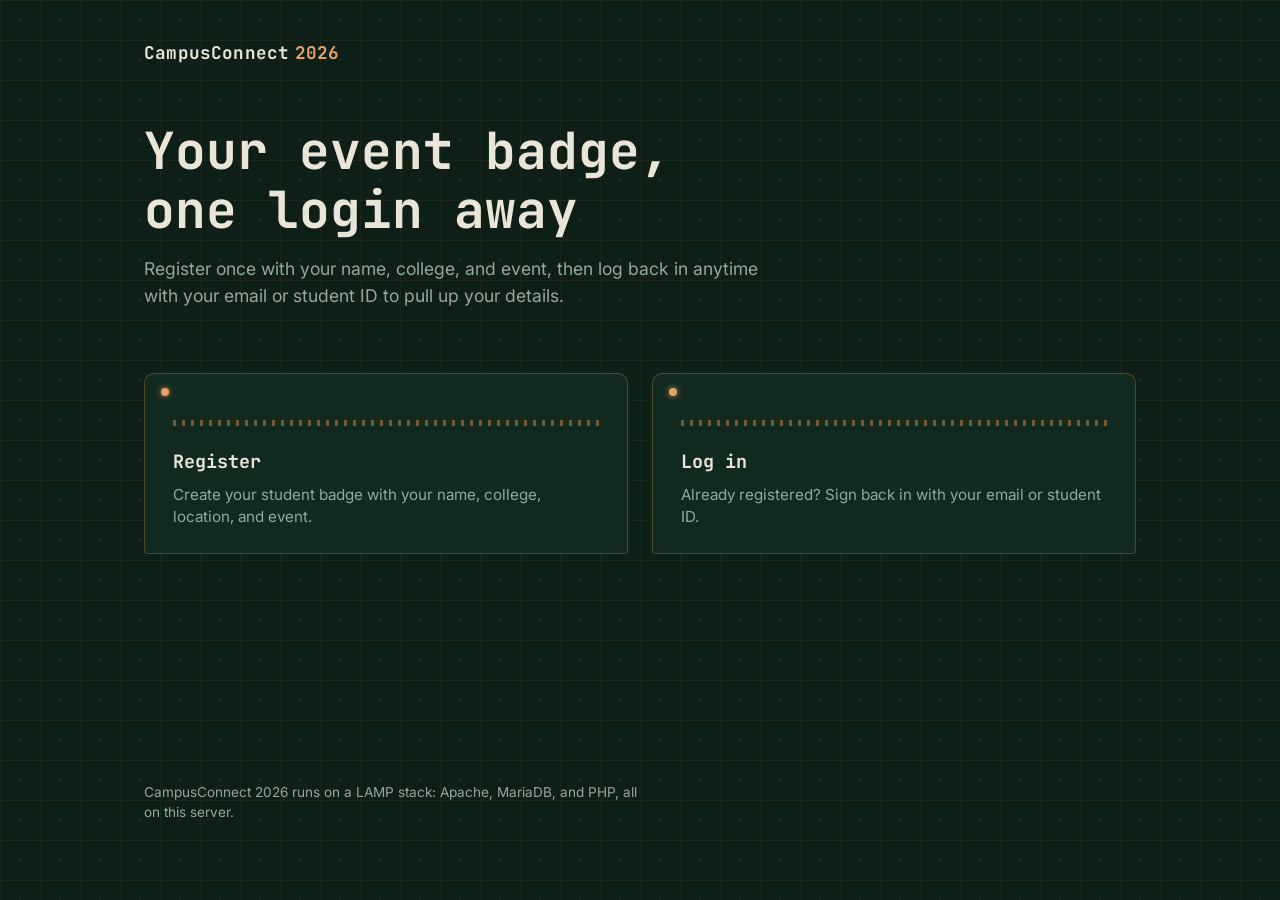
<file: Campus Connect Code/index.html>
<!DOCTYPE html>
<html lang="en">
<head>
<meta charset="UTF-8">
<meta name="viewport" content="width=device-width, initial-scale=1.0">
<title>CampusConnect 2026</title>
<link rel="preconnect" href="https://fonts.googleapis.com">
<link href="https://fonts.googleapis.com/css2?family=JetBrains+Mono:wght@400;500;600;700&family=Inter:wght@400;500;600&display=swap" rel="stylesheet">
<link rel="stylesheet" href="style.css">
</head>
<body>
<div class="page">

  <header class="topbar">
    <a class="brand" href="index.html">CampusConnect<span class="brand-year">2026</span></a>
  </header>

  <main>
    <section class="hero">
      <h1>Your event badge, one login away</h1>
      <p class="tagline">Register once with your name, college, and event, then log back in anytime with your email or student ID to pull up your details.</p>
    </section>

    <section class="nav-grid">
      <a class="ic-card nav-card" href="register.html">
        <div class="pin-row"></div>
        <h2>Register</h2>
        <p>Create your student badge with your name, college, location, and event.</p>
      </a>
      <a class="ic-card nav-card" href="login.html">
        <div class="pin-row"></div>
        <h2>Log in</h2>
        <p>Already registered? Sign back in with your email or student ID.</p>
      </a>
    </section>
  </main>

  <footer class="footer">
    <p>CampusConnect 2026 runs on a LAMP stack: Apache, MariaDB, and PHP, all on this server.</p>
  </footer>

</div>
</body>
</html>
</file>
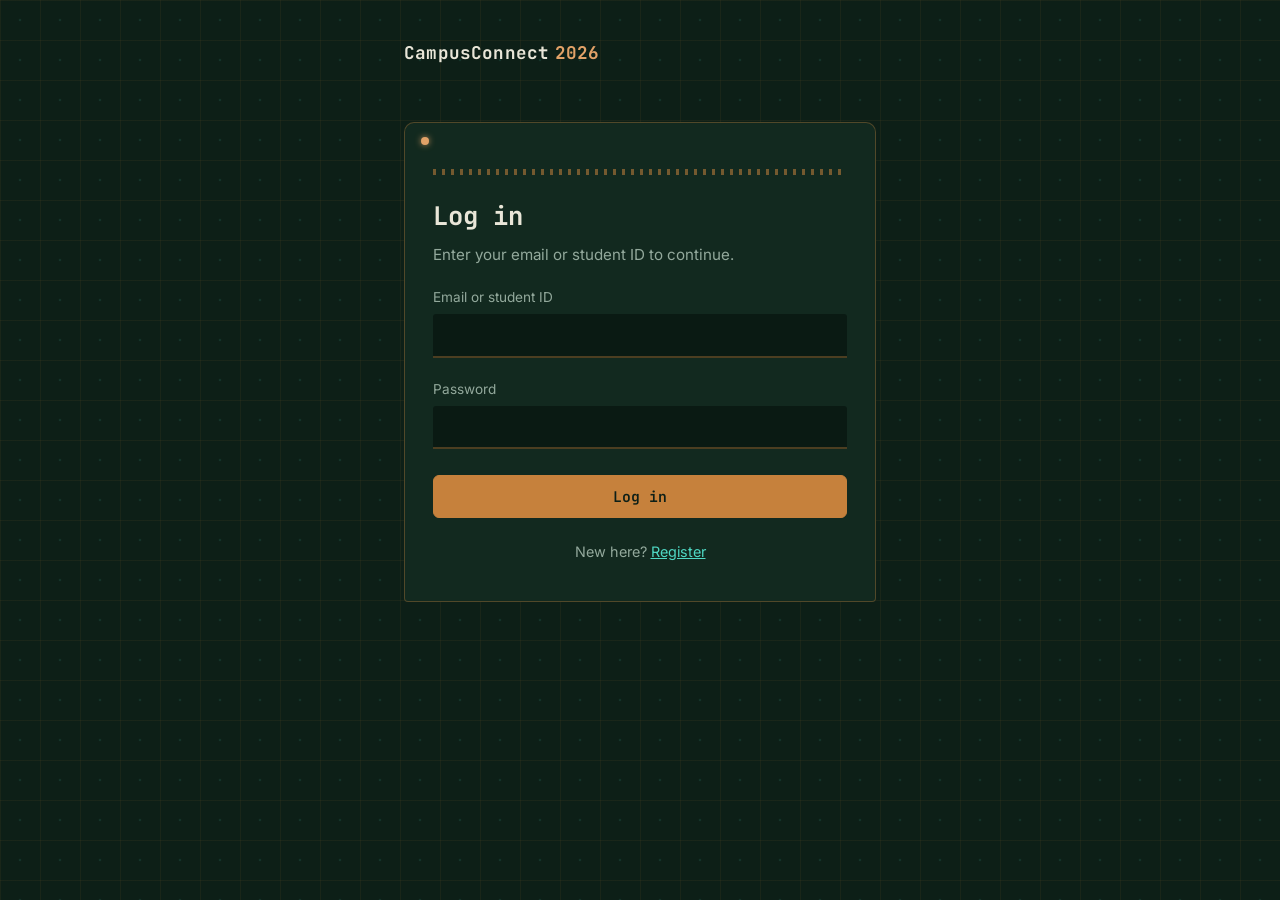
<file: Campus Connect Code/login.html>
<!DOCTYPE html>
<html lang="en">
<head>
<meta charset="UTF-8">
<meta name="viewport" content="width=device-width, initial-scale=1.0">
<title>Log in — CampusConnect 2026</title>
<link rel="preconnect" href="https://fonts.googleapis.com">
<link href="https://fonts.googleapis.com/css2?family=JetBrains+Mono:wght@400;500;600;700&family=Inter:wght@400;500;600&display=swap" rel="stylesheet">
<link rel="stylesheet" href="style.css">
</head>
<body>
<div class="page narrow">

  <header class="topbar">
    <a class="brand" href="index.html">CampusConnect<span class="brand-year">2026</span></a>
  </header>

  <main class="form-main">
    <div class="ic-card form-card">
      <div class="pin-row"></div>
      <h1>Log in</h1>
      <p class="form-sub">Enter your email or student ID to continue.</p>

      <form action="login.php" method="POST" novalidate>

        <div class="field">
          <label for="identifier">Email or student ID</label>
          <input type="text" id="identifier" name="identifier" required>
        </div>

        <div class="field">
          <label for="password">Password</label>
          <input type="password" id="password" name="password" required>
        </div>

        <button type="submit" class="btn primary full">Log in</button>
      </form>

      <p class="switch-link">New here? <a href="register.html">Register</a></p>
    </div>
  </main>

</div>
</body>
</html>
</file>
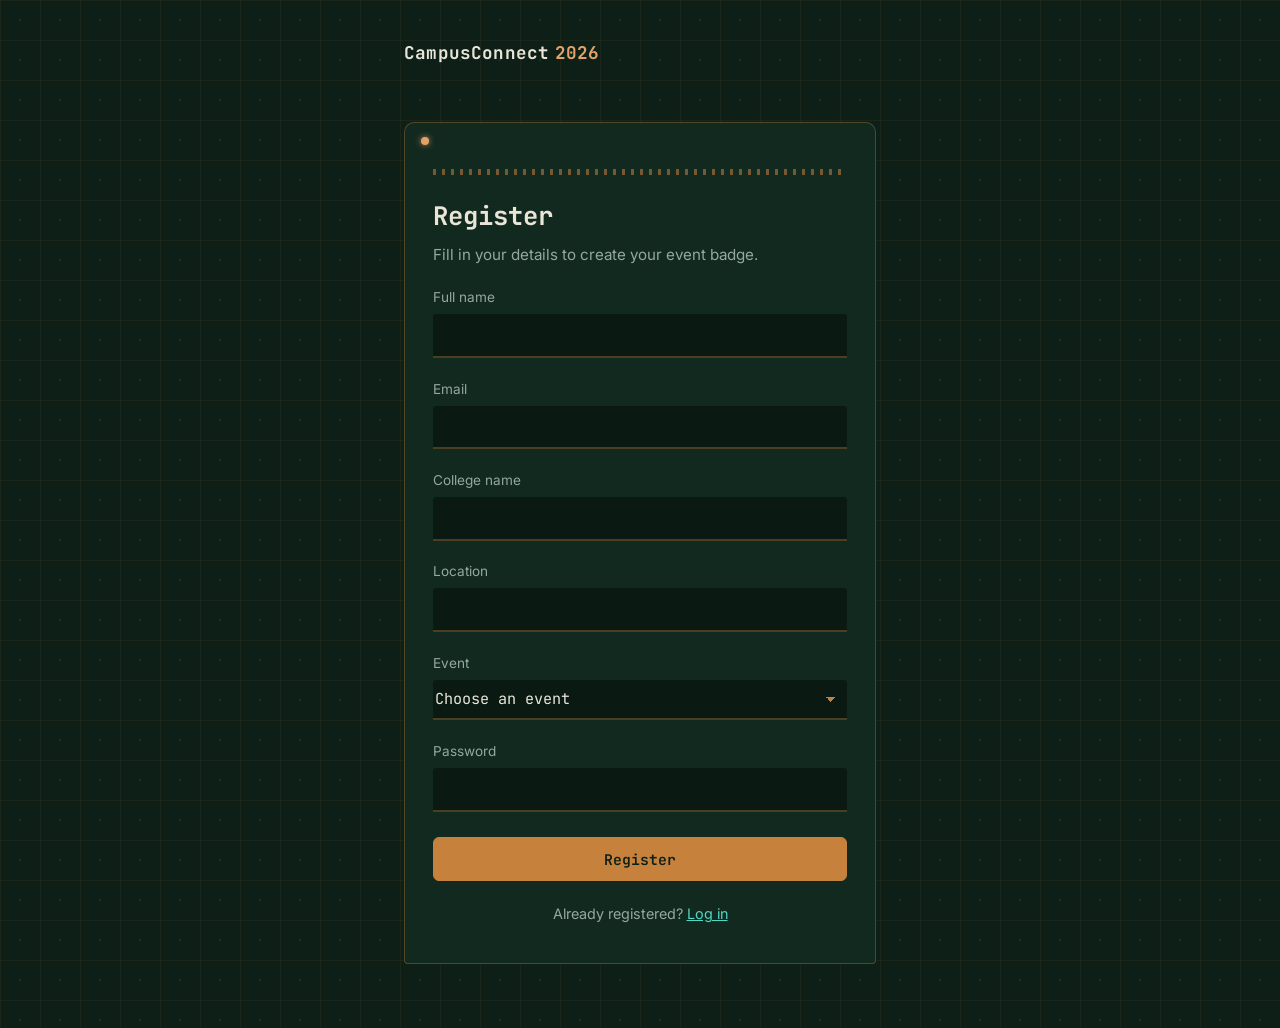
<file: Campus Connect Code/register.html>
<!DOCTYPE html>
<html lang="en">
<head>
<meta charset="UTF-8">
<meta name="viewport" content="width=device-width, initial-scale=1.0">
<title>Register — CampusConnect 2026</title>
<link rel="preconnect" href="https://fonts.googleapis.com">
<link href="https://fonts.googleapis.com/css2?family=JetBrains+Mono:wght@400;500;600;700&family=Inter:wght@400;500;600&display=swap" rel="stylesheet">
<link rel="stylesheet" href="style.css">
</head>
<body>
<div class="page narrow">

  <header class="topbar">
    <a class="brand" href="index.html">CampusConnect<span class="brand-year">2026</span></a>
  </header>

  <main class="form-main">
    <div class="ic-card form-card">
      <div class="pin-row"></div>
      <h1>Register</h1>
      <p class="form-sub">Fill in your details to create your event badge.</p>

      <form action="register.php" method="POST" novalidate>

        <div class="field">
          <label for="full_name">Full name</label>
          <input type="text" id="full_name" name="full_name" maxlength="20" required>
        </div>

        <div class="field">
          <label for="email">Email</label>
          <input type="email" id="email" name="email" maxlength="20" required>
        </div>

        <div class="field">
          <label for="college_name">College name</label>
          <input type="text" id="college_name" name="college_name" maxlength="25" required>
        </div>

        <div class="field">
          <label for="location">Location</label>
          <input type="text" id="location" name="location" maxlength="20" required>
        </div>

        <div class="field">
          <label for="event">Event</label>
          <select id="event" name="event" required>
            <option value="" disabled selected>Choose an event</option>
            <option value="Hackathon">Hackathon</option>
            <option value="Coding Contest">Coding Contest</option>
            <option value="Tech Quiz">Tech Quiz</option>
            <option value="Robotics Expo">Robotics Expo</option>
            <option value="AI Workshop">AI Workshop</option>
            <option value="Web Dev Bootcamp">Web Dev Bootcamp</option>
          </select>
        </div>

        <div class="field">
          <label for="password">Password</label>
          <input type="password" id="password" name="password" minlength="6" required>
        </div>

        <button type="submit" class="btn primary full">Register</button>
      </form>

      <p class="switch-link">Already registered? <a href="login.html">Log in</a></p>
    </div>
  </main>

</div>
</body>
</html>
</file>
<file: Campus Connect Code/style.css>
/* CampusConnect 2026
   Visual concept: a printed circuit board — deep solder-mask green,
   copper traces, silkscreen text, and chip-style panels. */

:root {
  --bg-base: #0d1f17;
  --bg-panel: #12291f;
  --bg-field: #0a1a13;
  --copper: #c6813c;
  --copper-bright: #e2a268;
  --silk: #e9e6d8;
  --muted: #93a99c;
  --trace-teal: #4fd8c4;
  --error: #e2593a;
  --line: rgba(198, 129, 60, 0.35);
  --radius: 10px;
}

* {
  box-sizing: border-box;
}

html, body {
  margin: 0;
  padding: 0;
}

body {
  background-color: var(--bg-base);
  background-image:
    radial-gradient(circle at 20px 20px, rgba(79, 216, 196, 0.10) 1.4px, transparent 1.6px),
    linear-gradient(rgba(198, 129, 60, 0.07) 1px, transparent 1px),
    linear-gradient(90deg, rgba(198, 129, 60, 0.07) 1px, transparent 1px);
  background-size: 40px 40px, 40px 40px, 40px 40px;
  color: var(--silk);
  font-family: 'Inter', -apple-system, sans-serif;
  line-height: 1.5;
  min-height: 100vh;
}

a {
  color: var(--trace-teal);
}

.page {
  max-width: 1040px;
  margin: 0 auto;
  padding: 2rem 1.5rem 4rem;
  min-height: 100vh;
  display: flex;
  flex-direction: column;
}

.page.narrow {
  max-width: 520px;
}

/* Top bar */
.topbar {
  padding: 0.5rem 0 2.5rem;
}

.brand {
  font-family: 'JetBrains Mono', monospace;
  font-weight: 700;
  font-size: 1.1rem;
  letter-spacing: 0.01em;
  color: var(--silk);
  text-decoration: none;
}

.brand-year {
  color: var(--copper-bright);
  margin-left: 0.35rem;
}

/* Hero */
.hero {
  padding: 1rem 0 3rem;
  max-width: 640px;
}

.hero h1 {
  font-family: 'JetBrains Mono', monospace;
  font-weight: 700;
  font-size: clamp(2.1rem, 5.5vw, 3.2rem);
  line-height: 1.15;
  margin: 0 0 1rem;
  color: var(--silk);
}

.tagline {
  font-size: 1.1rem;
  color: var(--muted);
  max-width: 56ch;
  margin: 0;
}

/* Nav cards on the homepage */
.nav-grid {
  display: grid;
  grid-template-columns: repeat(2, 1fr);
  gap: 1.5rem;
  margin-top: 1rem;
}

.nav-card {
  text-decoration: none;
  color: inherit;
  display: block;
  transition: border-color 0.2s ease, box-shadow 0.2s ease, transform 0.2s ease;
}

.nav-card:hover {
  border-color: var(--copper);
  box-shadow: 0 0 0 1px var(--copper), 0 12px 24px -16px rgba(198, 129, 60, 0.6);
  transform: translateY(-2px);
}

.nav-card h2 {
  font-family: 'JetBrains Mono', monospace;
  font-size: 1.15rem;
  margin: 0 0 0.5rem;
  color: var(--silk);
}

.nav-card p {
  color: var(--muted);
  margin: 0;
  font-size: 0.95rem;
}

/* Generic chip-style panel */
.ic-card {
  position: relative;
  background: var(--bg-panel);
  border: 1px solid var(--line);
  border-radius: var(--radius) var(--radius) 4px 4px;
  padding: 1.75rem 1.75rem 1.5rem;
}

.ic-card::before {
  content: "";
  position: absolute;
  top: 14px;
  left: 16px;
  width: 8px;
  height: 8px;
  border-radius: 50%;
  background: var(--copper-bright);
  box-shadow: 0 0 6px rgba(226, 162, 104, 0.8);
}

.pin-row {
  height: 6px;
  margin: 1.1rem 0 1.4rem;
  background-image: repeating-linear-gradient(
    90deg,
    var(--copper) 0,
    var(--copper) 3px,
    transparent 3px,
    transparent 9px
  );
  opacity: 0.55;
}

/* Forms */
.form-main {
  display: flex;
  align-items: flex-start;
  justify-content: center;
  padding-top: 1rem;
}

.form-card {
  width: 100%;
}

.form-card h1 {
  font-family: 'JetBrains Mono', monospace;
  font-size: 1.6rem;
  margin: 0;
  color: var(--silk);
}

.form-sub {
  color: var(--muted);
  margin: 0.5rem 0 0;
  font-size: 0.95rem;
}

.field {
  display: flex;
  flex-direction: column;
  gap: 0.4rem;
  margin-top: 1.3rem;
}

.field label {
  font-size: 0.85rem;
  color: var(--muted);
}

.field input,
.field select {
  background: var(--bg-field);
  border: none;
  border-bottom: 2px solid var(--line);
  color: var(--silk);
  padding: 0.65rem 0.15rem;
  font-family: 'JetBrains Mono', monospace;
  font-size: 0.95rem;
  border-radius: 3px 3px 0 0;
  transition: border-color 0.2s ease, box-shadow 0.2s ease;
}

.field select {
  appearance: none;
  -webkit-appearance: none;
  background-image: linear-gradient(45deg, transparent 50%, var(--copper) 50%),
    linear-gradient(135deg, var(--copper) 50%, transparent 50%);
  background-position: calc(100% - 16px) calc(1.1rem), calc(100% - 11px) calc(1.1rem);
  background-size: 5px 5px, 5px 5px;
  background-repeat: no-repeat;
}

.field input:focus,
.field select:focus {
  outline: none;
  border-bottom-color: var(--trace-teal);
  box-shadow: 0 6px 14px -10px var(--trace-teal);
}

.field input::placeholder {
  color: rgba(233, 230, 216, 0.35);
}

/* Buttons */
.btn {
  display: inline-block;
  font-family: 'JetBrains Mono', monospace;
  font-weight: 600;
  font-size: 0.92rem;
  padding: 0.7rem 1.4rem;
  border-radius: 6px;
  border: 1px solid var(--copper);
  background: transparent;
  color: var(--copper-bright);
  cursor: pointer;
  text-decoration: none;
  transition: background 0.2s ease, color 0.2s ease, box-shadow 0.2s ease;
}

.btn:hover {
  background: var(--copper);
  color: var(--bg-base);
  box-shadow: 0 0 18px rgba(198, 129, 60, 0.4);
}

.btn.primary {
  background: var(--copper);
  color: var(--bg-base);
}

.btn.primary:hover {
  box-shadow: 0 0 18px rgba(198, 129, 60, 0.55);
}

.btn.full {
  display: block;
  width: 100%;
  text-align: center;
  margin-top: 1.6rem;
}

.switch-link {
  margin-top: 1.4rem;
  font-size: 0.9rem;
  color: var(--muted);
  text-align: center;
}

/* Status / result panels (register.php, login.php) */
.status-card {
  width: 100%;
  border-left-width: 4px;
  border-left-style: solid;
}

.status-card.success {
  border-left-color: var(--trace-teal);
}

.status-card.error {
  border-left-color: var(--error);
}

.status-card h1 {
  font-family: 'JetBrains Mono', monospace;
  font-size: 1.5rem;
  margin: 0 0 0.6rem;
}

.status-card.success h1 {
  color: var(--trace-teal);
}

.status-card.error h1 {
  color: var(--error);
}

.status-card p {
  color: var(--muted);
  margin: 0 0 1.2rem;
}

.badge-details {
  display: grid;
  gap: 0.7rem;
  margin: 0 0 1.5rem;
  padding: 1rem;
  background: var(--bg-field);
  border-radius: 6px;
}

.badge-details div {
  display: flex;
  justify-content: space-between;
  gap: 1rem;
  font-family: 'JetBrains Mono', monospace;
  font-size: 0.9rem;
}

.badge-details dt {
  color: var(--muted);
  margin: 0;
}

.badge-details dd {
  margin: 0;
  color: var(--silk);
  text-align: right;
}

.error-list {
  margin: 0 0 1.4rem;
  padding-left: 1.1rem;
  color: var(--error);
}

.error-list li {
  margin-bottom: 0.4rem;
}

/* Footer */
.footer {
  margin-top: auto;
  padding-top: 3rem;
  color: var(--muted);
  font-size: 0.85rem;
  max-width: 56ch;
}

/* Responsive */
@media (max-width: 640px) {
  .nav-grid {
    grid-template-columns: 1fr;
  }
}
</file>
